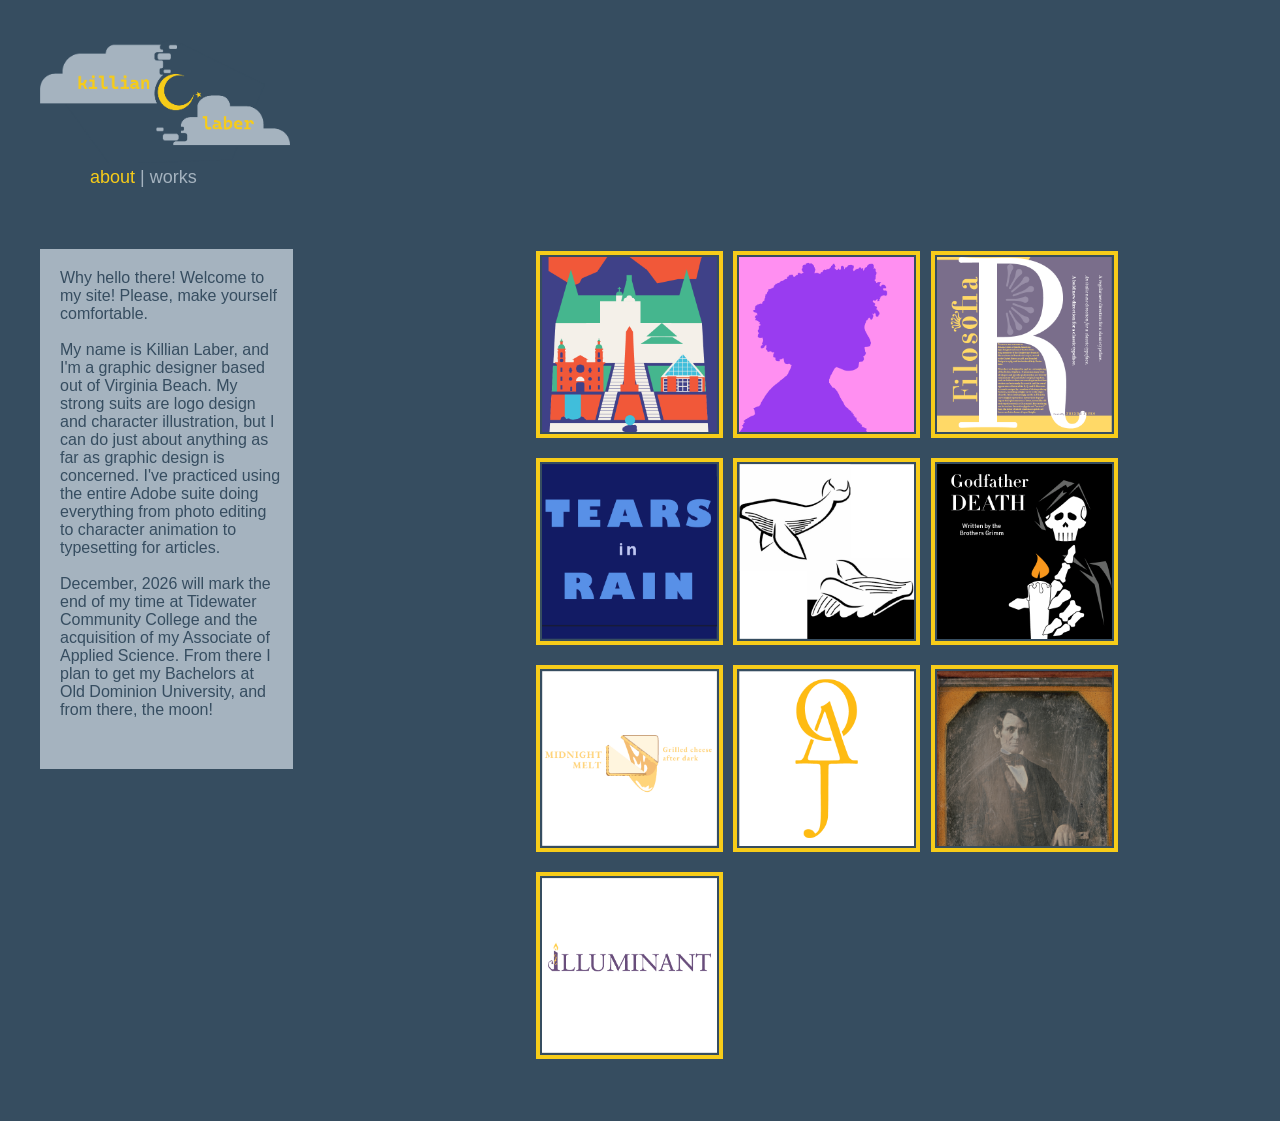
<file: index.html>
<!DOCTYPE html>
<html>
        <img src="assets/portfolio_logo.png" width="250px">
        <body>
            <meta charset="utf-8">
            <link href="portfolio.css" type="text/css" rel="stylesheet">
            <nav style="margin-left: 50px">
                <a href="index.html"; style="color:#f7cc19"> about </a> | 
                <a href="works.html"> works </a>
            </nav>

        <div class="intro">
            <p class="intro_text">Why hello there! Welcome to my site! Please, make yourself comfortable.<br><br> My name is Killian Laber, and I'm a graphic designer based out of Virginia Beach. My strong suits are logo design and character illustration, but I can do just about anything as far as graphic design is concerned. I've practiced using the entire Adobe suite doing everything from photo editing to character animation to typesetting for articles.<br><br>December, 2026 will mark the end of my time at Tidewater Community College and the acquisition of my Associate of Applied Science. From there I plan to get my Bachelors at Old Dominion University, and from there, the moon!</p>

            <section class="gallery">
                <a href="ashville_poster.html"><img class="gallery_item" src="assets/project_1_thumbnail.png" width="175px" height="175"></a>
                <a href="pen_silhouette.html"><img class="gallery_item" src="assets/project_2_thumbnail.png" width="175px" height="175"></a>
                <a href="type_poster.html"><img class="gallery_item" src="assets/project_3_thumbnail.png" width="175px" height="175"></a>
                <a href="kinetic_type.html"><img class="gallery_item" src="assets/project_4_thumbnail.png" width="175px" height="175"></a>
                <a href="whale_pictograms.html"><img class="gallery_item" src="assets/project_5_thumbnail.png" width="175px" height="175"></a>
                <a href="godfather_death.html"><img class="gallery_item" src="assets/project_6_thumbnail.png" width="175px" height="175"></a>
                <a href="midnight_melt_logo.html"><img class="gallery_item" src="assets/project_7_thumbnail.png" width="175px" height="175"></a>
                <a href="joan_of_arc_monogram.html"><img class="gallery_item" src="assets/project_8_thumbnail.png" width="175px" height="175"></a>
                <a href="exhibit_catelog.html"><img class="gallery_item" src="assets/project_9_thumbnail.png" width="175px" height="175"></a>
                <a href="illuminant_identity.html"><img class="gallery_item" src="assets/project_10_thumbnail.png" width="175px" height="175"></a>
            </section>
        </div>

        </body>
</html>
</file>
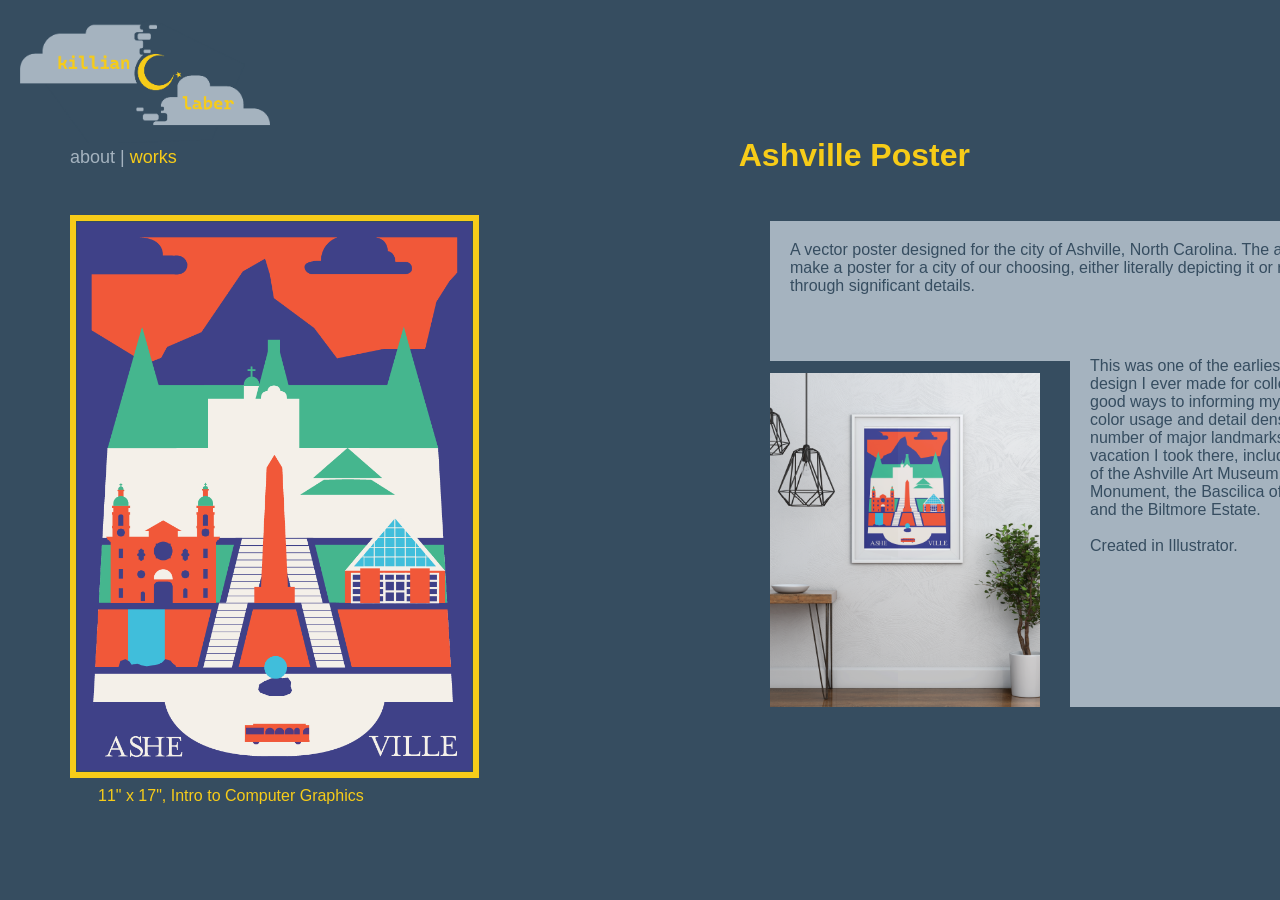
<file: ashville_poster.html>
<!DOCTYPE html>
<html>
    <img src="assets/portfolio_logo.png" width="250px">
    <body>
        <meta charset="utf-8">
        <link href="gallery_pages.css" type="text/css" rel="stylesheet">

        <div class="top">

            <nav style="margin-left: 50px">
                <a href="index.html"> about </a> | 
                <a href="works.html"; style="color:#f7cc19"> works </a>
            </nav>

            <h1 class="title">Ashville Poster</h1>
        </div>

        <img class="main_image" src="assets/Ashville_Poster_Image.png" width="395px" height="549">
        <p class="stats_1">11" x 17", Intro to Computer Graphics</p>

        <p class="overview">A vector poster designed for the city of Ashville, North Carolina. The assignment was to make a poster for a city of our choosing, either literally depicting it or representing it through significant details.</p>
        <p class="description">This was one of the earliest phieces of graphic design I ever made for college, and it went a good ways to informing my understanding of color usage and detail density. It features a number of major landmarks that I saw during a vacation I took there, including the ball outside of the Ashville Art Museum, the Vance Monument, the Bascilica of Saint Lawrence, and the Biltmore Estate.
            <br><br>Created in Illustrator.</p>

        <img class="carousel_image" src="assets/ashville_mockup.png" width="270">

    </body>
</html>
</file>
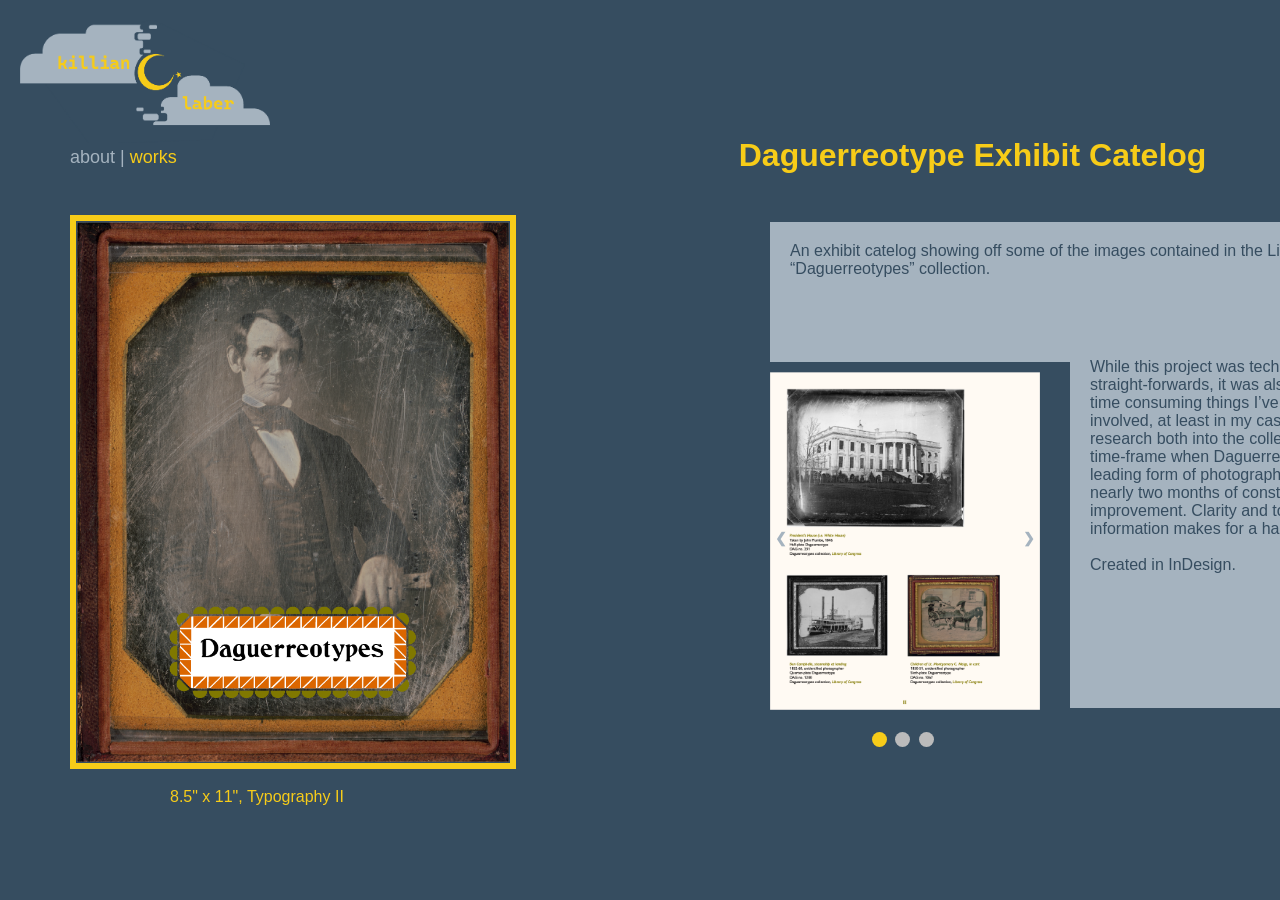
<file: exhibit_catelog.html>
<!DOCTYPE html>
<html>
    <img src="assets/portfolio_logo.png" width="250px">
    <body>
        <meta charset="utf-8">
        <link href="gallery_pages.css" type="text/css" rel="stylesheet">

        <div class="top">

            <nav style="margin-left: 50px">
                <a href="index.html"> about </a> | 
                <a href="works.html"; style="color:#f7cc19"> works </a>
            </nav>

            <h1 class="title">Daguerreotype Exhibit Catelog</h1>
        </div>


        <img class="main_image" src="assets/Exhibit_Catelog_Cover.png" height="540">
        <p class="stats_9">8.5" x 11", Typography II</p>

        <p class="overview">An exhibit catelog showing off some of the images contained in the
            Library of Congress “Daguerreotypes” collection.</p>
        <p class="description">While this project was technically pretty straight-forwards, it was also one of the most time consuming things I’ve ever completed. It involved, at least in my case, a great deal of research both into the collection itself and the time-frame when Daguerreotypes were the leading form of photography, followed by nearly two months of constant iterration and improvement. Clarity and totallity of information makes for a hard balance to strike.<br><br>Created in InDesign.</p>


        <!-- Slideshow container -->
        <div class="slideshow-container" style="margin-top: -352px">

            <!-- Full-width images with number and caption text -->
            <div class="mySlides fade">
                <img src="assets/ec_content_page.png" style="width: 270px">
            </div>

            <div class="mySlides fade">
                <img src="assets/ec_table_of_contents.png" style="width: 270px">
            </div>

            <div class="mySlides fade">
                <img src="assets/ec_postcard.png" style="width: 270px">
            </div>

            <!-- Next and previous buttons -->
            <a class="prev" onclick="plusSlides(-1)">&#10094;</a>
            <a class="next" onclick="plusSlides(1)">&#10095;</a>
        </div>
        <br>

        <!-- The dots/circles -->
        <div style="margin-left:850px">
            <span class="dot" onclick="currentSlide(1)"></span>
            <span class="dot" onclick="currentSlide(2)"></span>
            <span class="dot" onclick="currentSlide(3)"></span>
        </div>

        <script>
            let slideIndex = 1;
            showSlides(slideIndex);

            function plusSlides(n) {
                showSlides(slideIndex += n);
            }

            function currentSlide(n) {
                showSlides(slideIndex = n);
            }

            function showSlides(n) {
                let i;
                let slides = document.getElementsByClassName("mySlides");
                let dots = document.getElementsByClassName("dot");
                if (n > slides.length) {slideIndex = 1}    
                if (n < 1) {slideIndex = slides.length}
                for (i = 0; i < slides.length; i++) {
                    slides[i].style.display = "none";  
                }
                for (i = 0; i < dots.length; i++) {
                    dots[i].className = dots[i].className.replace(" active", "");
                }
                slides[slideIndex-1].style.display = "block";  
                dots[slideIndex-1].className += " active";
            }
        </script>

    </body>
</html>
</file>
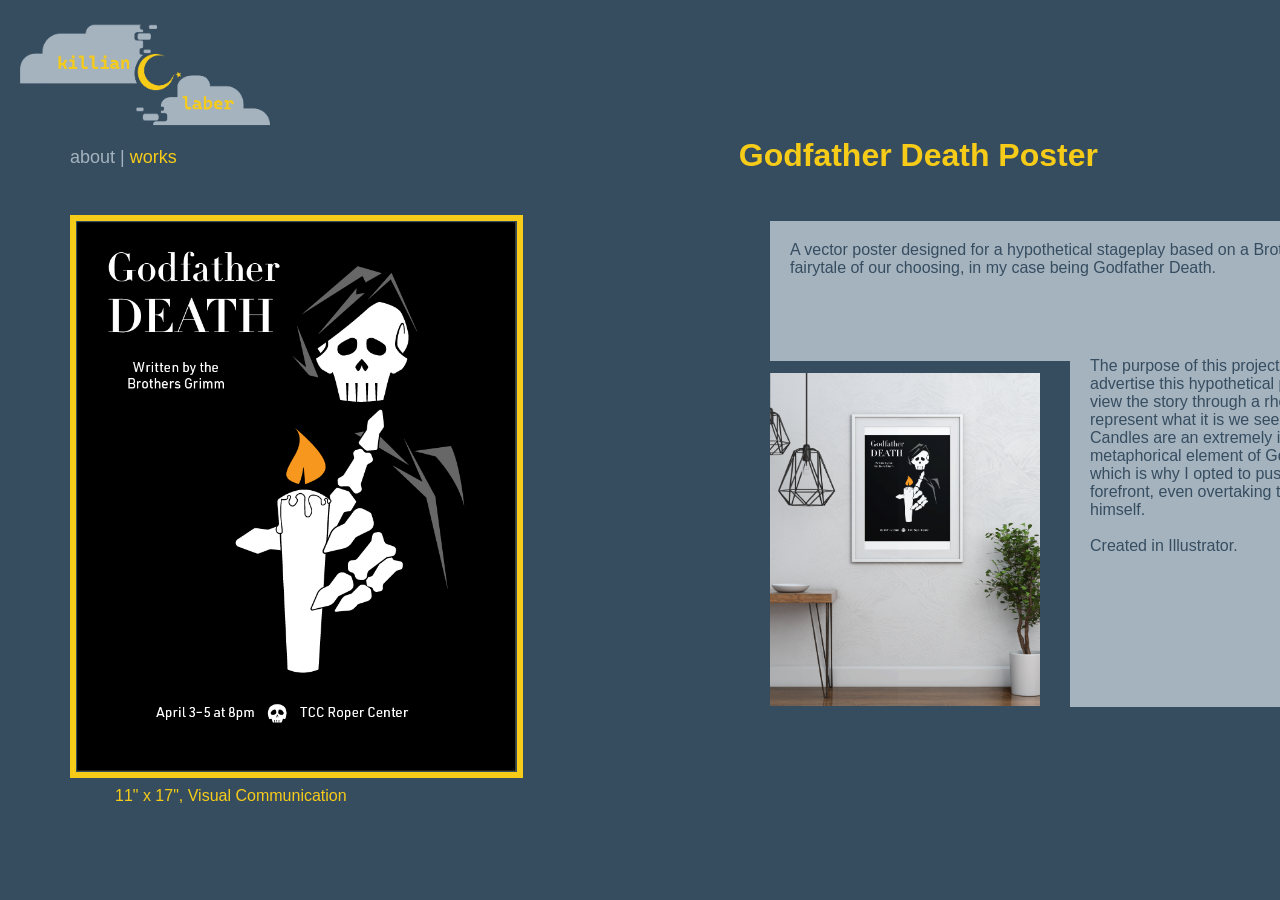
<file: godfather_death.html>
<!DOCTYPE html>
<html>
    <img src="assets/portfolio_logo.png" width="250px">
    <body>
        <meta charset="utf-8">
        <link href="gallery_pages.css" type="text/css" rel="stylesheet">

        <div class="top">

            <nav style="margin-left: 50px">
                <a href="index.html"> about </a> | 
                <a href="works.html"; style="color:#f7cc19"> works </a>
            </nav>

            <h1 class="title">Godfather Death Poster</h1>
        </div>

        <img class="main_image" src="assets/Godfather_Death_Poster.png" height="549">
        <p class="stats_6">11" x 17", Visual Communication</p>

        <p class="overview">A vector poster designed for a hypothetical stageplay based on a Brother's Grimm fairytale of our choosing, in my case being Godfather Death.</p>
        <p class="description">The purpose of this project wasn't just to advertise this hypothetical play, it was also to view the story through a rhetorical lense and represent what it is we see through that lense. Candles are an extremely important metaphorical element of Godfather Death, which is why I opted to push one to the forefront, even overtaking the titular figure himself.
            <br><br>Created in Illustrator.</p>

        <img class="carousel_image" src="assets/Godfather_Death_Mockup.png" width="270">

    </body>
</html>
</file>
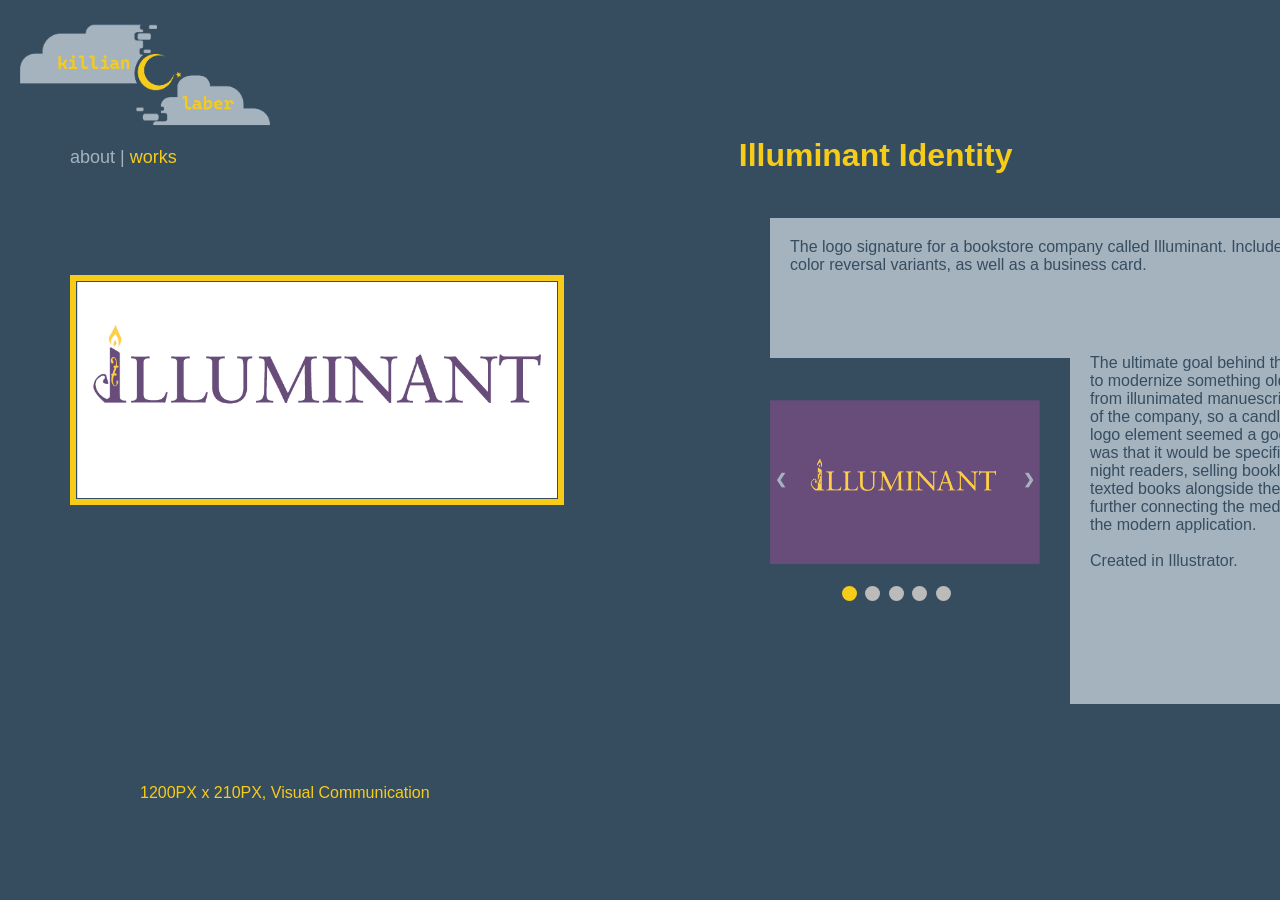
<file: illuminant_identity.html>
<!DOCTYPE html>
<html>
    <img src="assets/portfolio_logo.png" width="250px">
    <body>
        <meta charset="utf-8">
        <link href="gallery_pages.css" type="text/css" rel="stylesheet">

        <div class="top">

            <nav style="margin-left: 50px">
                <a href="index.html"> about </a> | 
                <a href="works.html"; style="color:#f7cc19"> works </a>
            </nav>

            <h1 class="title">Illuminant Identity</h1>
        </div>


        <img class="main_image" src="assets/Illuminant_Signature.png" width="480" style="margin-top: 80px">
        <p class="stats_10">1200PX x 210PX, Visual Communication</p>

        <p class="overview">The logo signature for a bookstore company called Illuminant. Includes single color and color reversal variants, as well as a business card.</p>
        <p class="description">The ultimate goal behind this logo design was to modernize something old. I took inspiration from illunimated manuescripts for the concept of the company, so a candle as the primary logo element seemed a good fit. The premise was that it would be specifically catered to night readers, selling booklights and shiny-texted books alongside the standard inventory, further connecting the medieval inspiration to the modern application.<br><br>Created in Illustrator.</p>


        <!-- Slideshow container -->
        <div class="slideshow-container">

            <!-- Full-width images with number and caption text -->
            <div class="mySlides fade">
                <img src="assets/id_slide_1.png" style="width: 100%">
            </div>

            <div class="mySlides fade">
                <img src="assets/id_slide_2.png" style="width: 100%">
            </div>

            <div class="mySlides fade">
                <img src="assets/id_slide_3.png" style="width: 100%">
            </div>

            <div class="mySlides fade">
                <img src="assets/business_card_front.png" style="width: 100%">
            </div>

            <div class="mySlides fade">
                <img src="assets/business_card_back.png" style="width: 100%">
            </div>

            <!-- Next and previous buttons -->
            <a class="prev" onclick="plusSlides(-1)">&#10094;</a>
            <a class="next" onclick="plusSlides(1)">&#10095;</a>
        </div>
        <br>

        <!-- The dots/circles -->
        <div style="margin-left:820px">
            <span class="dot" onclick="currentSlide(1)"></span>
            <span class="dot" onclick="currentSlide(2)"></span>
            <span class="dot" onclick="currentSlide(3)"></span>
            <span class="dot" onclick="currentSlide(4)"></span>
            <span class="dot" onclick="currentSlide(5)"></span>
        </div>

        <script>
            let slideIndex = 1;
            showSlides(slideIndex);

            function plusSlides(n) {
                showSlides(slideIndex += n);
            }

            function currentSlide(n) {
                showSlides(slideIndex = n);
            }

            function showSlides(n) {
                let i;
                let slides = document.getElementsByClassName("mySlides");
                let dots = document.getElementsByClassName("dot");
                if (n > slides.length) {slideIndex = 1}    
                if (n < 1) {slideIndex = slides.length}
                for (i = 0; i < slides.length; i++) {
                    slides[i].style.display = "none";  
                }
                for (i = 0; i < dots.length; i++) {
                    dots[i].className = dots[i].className.replace(" active", "");
                }
                slides[slideIndex-1].style.display = "block";  
                dots[slideIndex-1].className += " active";
            }
        </script>

    </body>
</html>
</file>
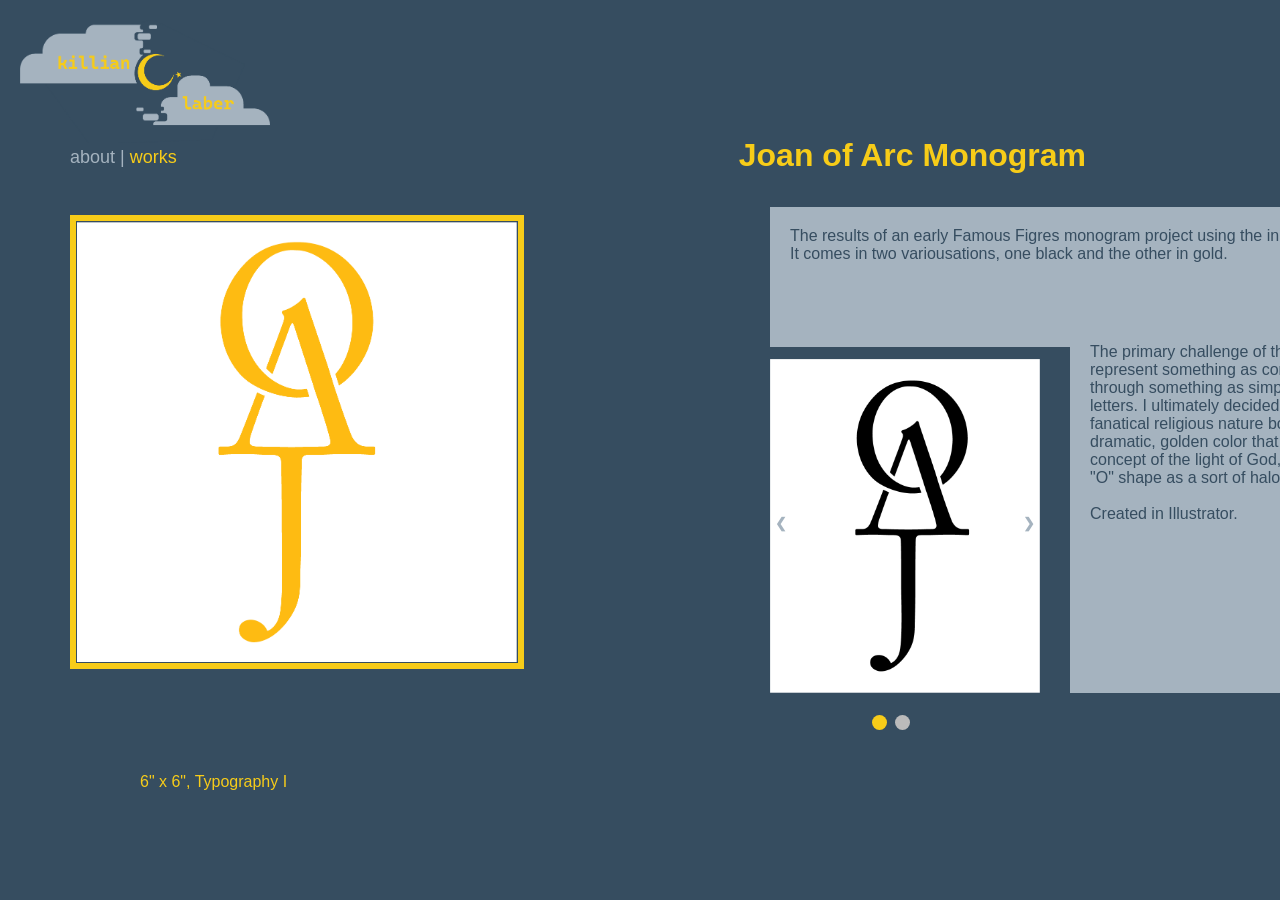
<file: joan_of_arc_monogram.html>
<!DOCTYPE html>
<html>
    <img src="assets/portfolio_logo.png" width="250px">
    <body>
        <meta charset="utf-8">
        <link href="gallery_pages.css" type="text/css" rel="stylesheet">

        <div class="top">

            <nav style="margin-left: 50px">
                <a href="index.html"> about </a> | 
                <a href="works.html"; style="color:#f7cc19"> works </a>
            </nav>

            <h1 class="title">Joan of Arc Monogram</h1>
        </div>


        <img class="main_image" src="assets/Monogram_Image.png" height="440">
        <p class="stats_8">6" x 6", Typography I</p>

        <p class="overview">The results of an early Famous Figres monogram project using the initials of Joan of Arc. It comes in two variousations, one black and the other in gold.</p>
        <p class="description">The primary challenge of this project was to represent something as comlpex as a person through something as simple as a handful of letters. I ultimately decided to represent her fanatical religious nature both through the dramatic, golden color that reflects the concept of the light of God, and the use of the "O" shape as a sort of halo in the monogram.<br><br>Created in Illustrator.</p>


        <!-- Slideshow container -->
        <div class="slideshow-container" style="margin-top: -350px">

            <!-- Full-width images with number and caption text -->
            <div class="mySlides fade">
                <img src="assets/monogram_black.png" style="width: 270px">
            </div>

            <div class="mySlides fade">
                <img src="assets/monogram_mockup.png" style="width: 270px">
            </div>

            <!-- Next and previous buttons -->
            <a class="prev" onclick="plusSlides(-1)">&#10094;</a>
            <a class="next" onclick="plusSlides(1)">&#10095;</a>
        </div>
        <br>

        <!-- The dots/circles -->
        <div style="margin-left:850px">
            <span class="dot" onclick="currentSlide(1)"></span>
            <span class="dot" onclick="currentSlide(2)"></span>
        </div>

        <script>
            let slideIndex = 1;
            showSlides(slideIndex);

            function plusSlides(n) {
                showSlides(slideIndex += n);
            }

            function currentSlide(n) {
                showSlides(slideIndex = n);
            }

            function showSlides(n) {
                let i;
                let slides = document.getElementsByClassName("mySlides");
                let dots = document.getElementsByClassName("dot");
                if (n > slides.length) {slideIndex = 1}    
                if (n < 1) {slideIndex = slides.length}
                for (i = 0; i < slides.length; i++) {
                    slides[i].style.display = "none";  
                }
                for (i = 0; i < dots.length; i++) {
                    dots[i].className = dots[i].className.replace(" active", "");
                }
                slides[slideIndex-1].style.display = "block";  
                dots[slideIndex-1].className += " active";
            }
        </script>

    </body>
</html>
</file>
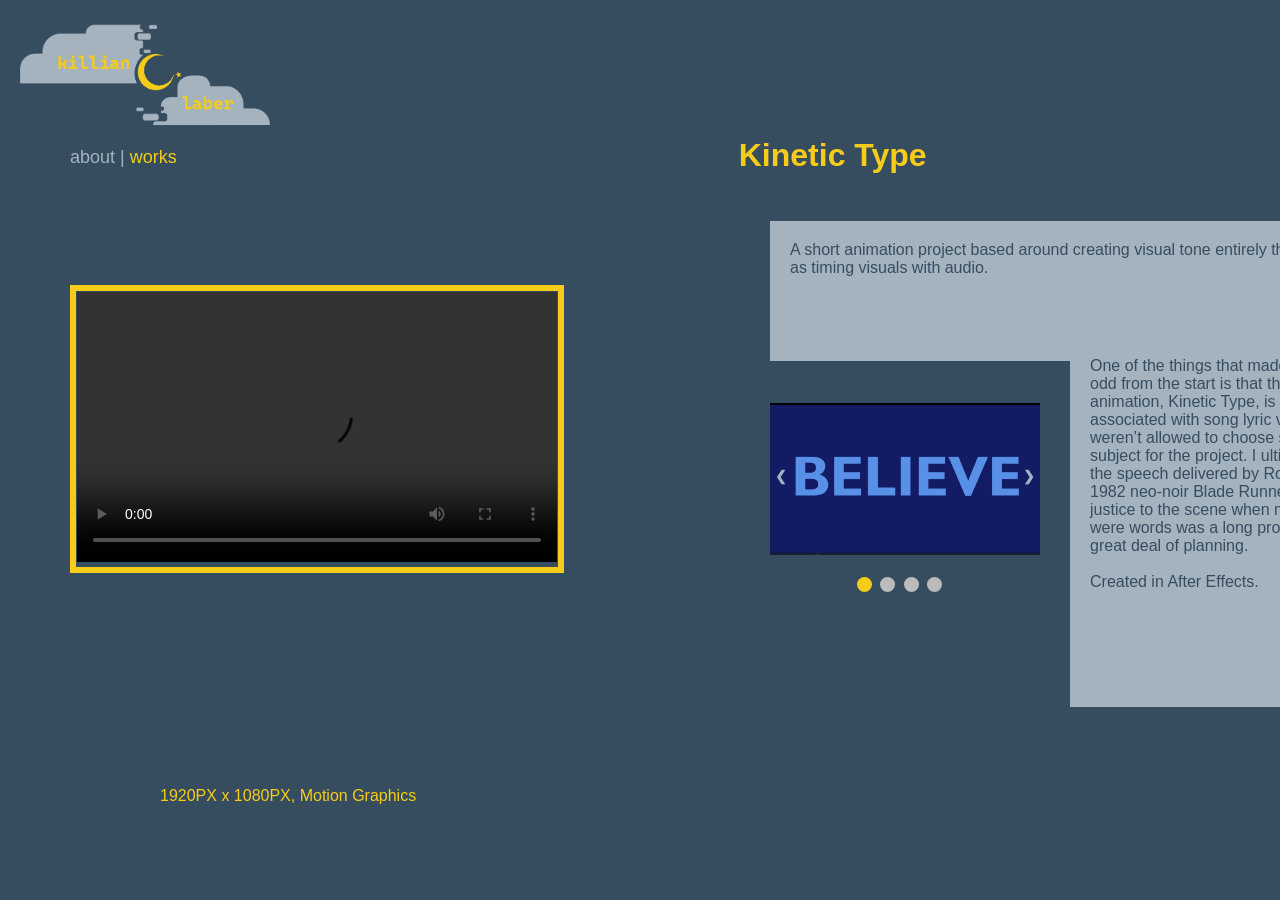
<file: kinetic_type.html>
<!DOCTYPE html>
<html>
    <img src="assets/portfolio_logo.png" width="250px">
    <body>
        <meta charset="utf-8">
        <link href="gallery_pages.css" type="text/css" rel="stylesheet">

        <div class="top">

            <nav style="margin-left: 50px">
                <a href="index.html"> about </a> | 
                <a href="works.html"; style="color:#f7cc19"> works </a>
            </nav>

            <h1 class="title">Kinetic Type</h1>
        </div>


        <div  class="main_video"> <video width="480px" height="270" controls>
            <source src="assets/Kinetic_Type.mp4" type="video/mp4">
            </video></div>
        <p class="stats_4">1920PX x 1080PX, Motion Graphics</p>

        <p class="overview">A short animation project based around creating visual tone entirely through text, as well as timing visuals with audio.</p>
        <p class="description">One of the things that made this project a little odd from the start is that this style of animation, Kinetic Type, is most commonly associated with song lyric videos, but we weren’t allowed to choose songs as our subject for the project. I ultimately settled on the speech delivered by Roy at the end of the 1982 neo-noir Blade Runner. Trying to do justice to the scene when my only visuals were words was a long process that took a great deal of planning.<br><br>Created in After Effects.</p>


        <!-- Slideshow container -->
        <div class="slideshow-container">

            <!-- Full-width images with number and caption text -->
            <div class="mySlides fade">
                <img src="assets/PR4_Slide1.png" style="width:100%">
            </div>

            <div class="mySlides fade">
                <img src="assets/PR4_Slide2.png" style="width:100%">
            </div>

            <div class="mySlides fade">
                <img src="assets/PR4_Slide3.png" style="width:100%">
            </div>

            <div class="mySlides fade">
                <img src="assets/PR4_Slide4.png" style="width:100%">
            </div>

            <!-- Next and previous buttons -->
            <a class="prev" onclick="plusSlides(-1)">&#10094;</a>
            <a class="next" onclick="plusSlides(1)">&#10095;</a>
        </div>
        <br>

        <!-- The dots/circles -->
        <div style="margin-left:835px">
            <span class="dot" onclick="currentSlide(1)"></span>
            <span class="dot" onclick="currentSlide(2)"></span>
            <span class="dot" onclick="currentSlide(3)"></span>
            <span class="dot" onclick="currentSlide(4)"></span>
        </div>

        <script>
            let slideIndex = 1;
            showSlides(slideIndex);

            function plusSlides(n) {
                showSlides(slideIndex += n);
            }

            function currentSlide(n) {
                showSlides(slideIndex = n);
            }

            function showSlides(n) {
                let i;
                let slides = document.getElementsByClassName("mySlides");
                let dots = document.getElementsByClassName("dot");
                if (n > slides.length) {slideIndex = 1}    
                if (n < 1) {slideIndex = slides.length}
                for (i = 0; i < slides.length; i++) {
                    slides[i].style.display = "none";  
                }
                for (i = 0; i < dots.length; i++) {
                    dots[i].className = dots[i].className.replace(" active", "");
                }
                slides[slideIndex-1].style.display = "block";  
                dots[slideIndex-1].className += " active";
            }
        </script>

    </body>
</html>
</file>
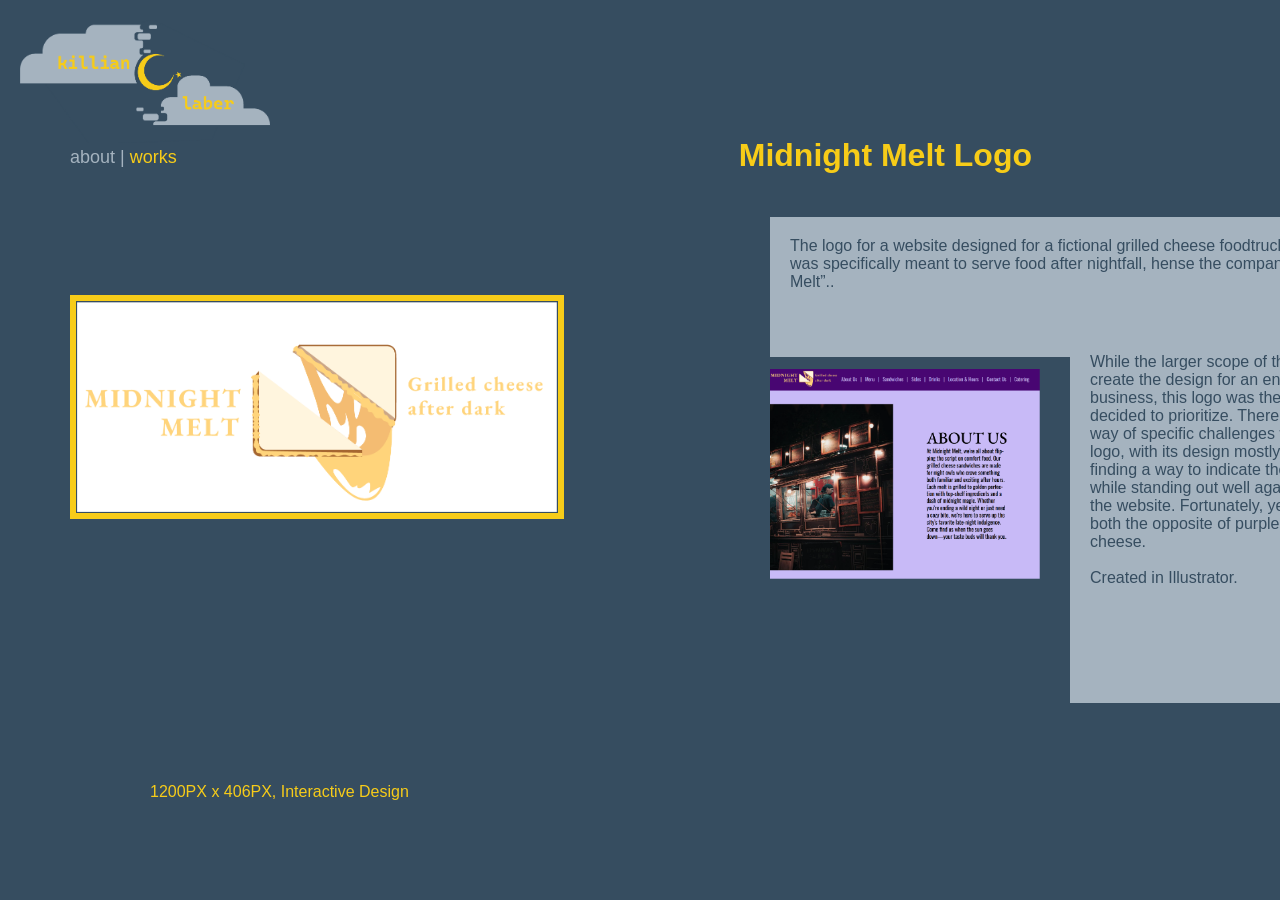
<file: midnight_melt_logo.html>
<!DOCTYPE html>
<html>
    <img src="assets/portfolio_logo.png" width="250px">
    <body>
        <meta charset="utf-8">
        <link href="gallery_pages.css" type="text/css" rel="stylesheet">

        <div class="top">

            <nav style="margin-left: 50px">
                <a href="index.html"> about </a> | 
                <a href="works.html"; style="color:#f7cc19"> works </a>
            </nav>

            <h1 class="title">Midnight Melt Logo</h1>
        </div>

        <img class="main_image" src="assets/Midnight_Melt_Logo_Image.png" width="480" style="margin-top:100px">
        <p class="stats_7">1200PX x 406PX, Interactive Design</p>

        <p class="overview">The logo for a website designed for a fictional grilled cheese foodtruck. This food truck was specifically meant to serve food after nightfall, hense the company title “Midnight Melt”..</p>
        <p class="description">While the larger scope of this project was to create the design for an entire website for this business, this logo was the primary takeaway I decided to prioritize. There wasn’t much in the way of specific challenges when creating this logo, with its design mostly coming down to finding a way to indicate the company goal while standing out well against the colors of the website. Fortunately, yellow happens to be both the opposite of purple and the color of cheese.
            <br><br>Created in Illustrator.</p>

        <img class="carousel_image" src="assets/Midnight_Melt_Webpage.png" width="270">

    </body>
</html>
</file>
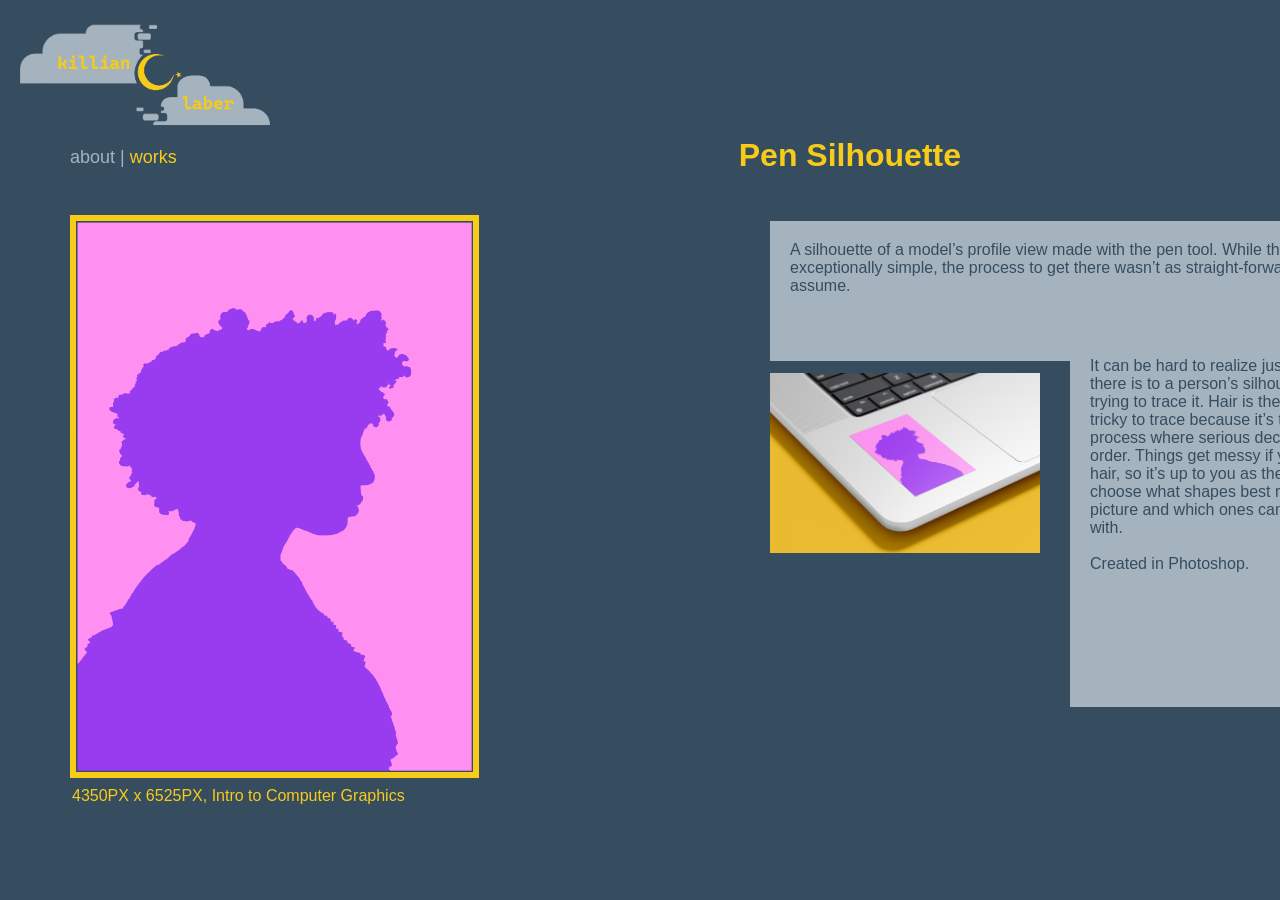
<file: pen_silhouette.html>
<!DOCTYPE html>
<html>
    <img src="assets/portfolio_logo.png" width="250px">
    <body>
        <meta charset="utf-8">
        <link href="gallery_pages.css" type="text/css" rel="stylesheet">

        <div class="top">

            <nav style="margin-left: 50px">
                <a href="index.html"> about </a> | 
                <a href="works.html"; style="color:#f7cc19"> works </a>
            </nav>

            <h1 class="title">Pen Silhouette</h1>
        </div>

        <img class="main_image" src="assets/Pen_Silhouette.png" width="395px" height="549">
        <p class="stats_2">4350PX x 6525PX, Intro to Computer Graphics</p>

        <p class="overview">A silhouette of a model’s profile view made with the pen tool. While the result is exceptionally simple, the process to get there wasn’t as straight-forwards as one might assume. </p>
        <p class="description">It can be hard to realize just how much detail there is to a person’s silhouette until you’re trying to trace it. Hair is the big thing: it’s pretty tricky to trace because it’s the first time in the process where serious decision making is in order. Things get messy if you try to go hair by hair, so it’s up to you as the designer to choose what shapes best represent the full picture and which ones can be done away with.<br><br>Created in Photoshop.</p>

        <img class="carousel_image" src="assets/Pen_Silhouette_Mockup.png" width="270">

    </body>
</html>
</file>
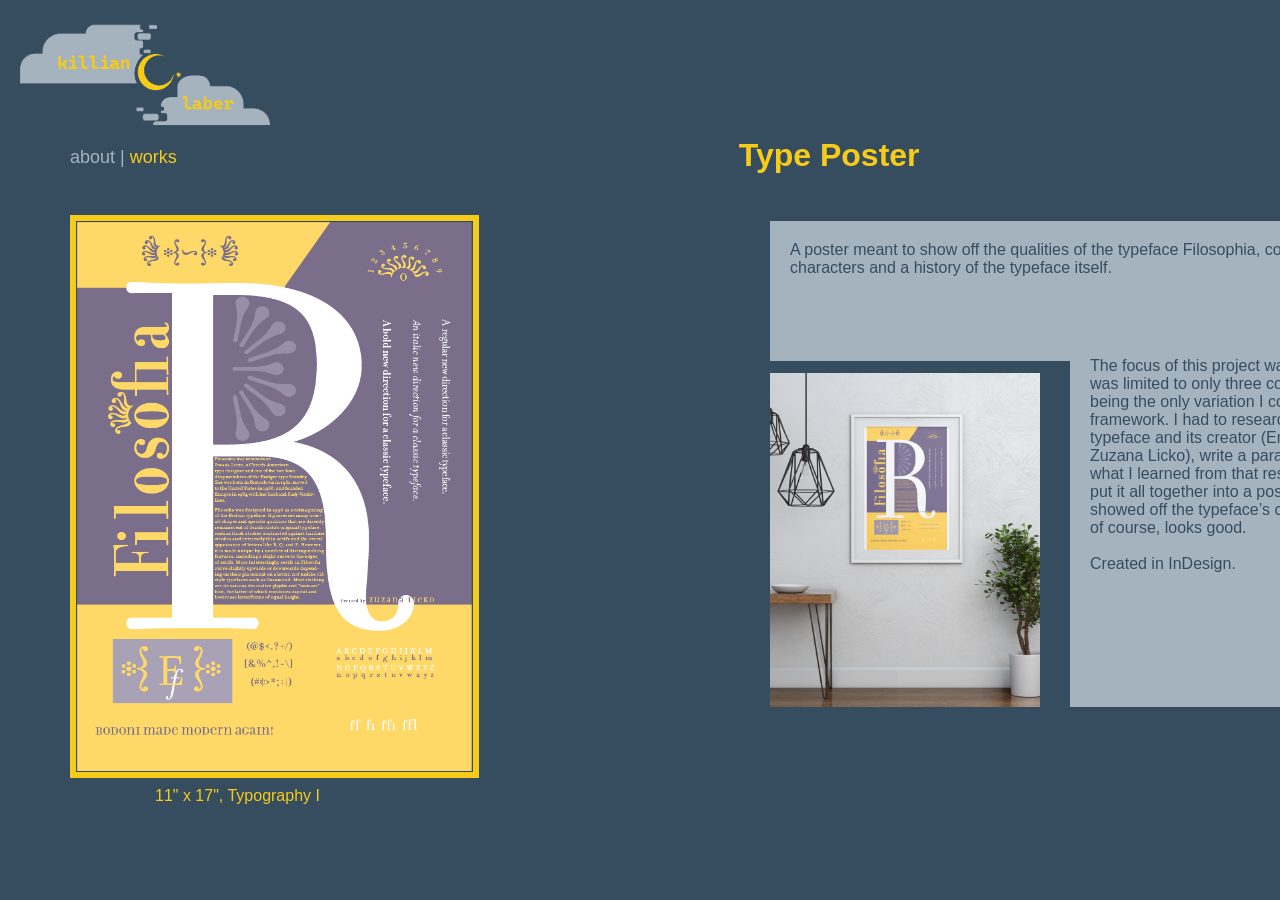
<file: type_poster.html>
<!DOCTYPE html>
<html>
    <img src="assets/portfolio_logo.png" width="250px">
    <body>
        <meta charset="utf-8">
        <link href="gallery_pages.css" type="text/css" rel="stylesheet">

        <div class="top">

            <nav style="margin-left: 50px">
                <a href="index.html"> about </a> | 
                <a href="works.html"; style="color:#f7cc19"> works </a>
            </nav>

            <h1 class="title">Type Poster</h1>
        </div>

        <img class="main_image" src="assets/Type_Poster.png" width="395px" height="549">
        <p class="stats_3">11" x 17", Typography I</p>

        <p class="overview">A poster meant to show off the qualities of the typeface Filosophia, containing various characters and a history of the typeface itself.</p>
        <p class="description">The focus of this project was composition. I was limited to only three colors, with tints being the only variation I could apply in that framework. I had to research both the typeface and its creator (Emigre founder Zuzana Licko), write a paragraph detailing what I learned from that research, and then put it all together into a poster that both showed off the typeface’s characteristics and, of course, looks good.<br><br>Created in InDesign.</p>

        <img class="carousel_image" src="assets/Type_Poster_Mockup.png" width="270">

    </body>
</html>
</file>
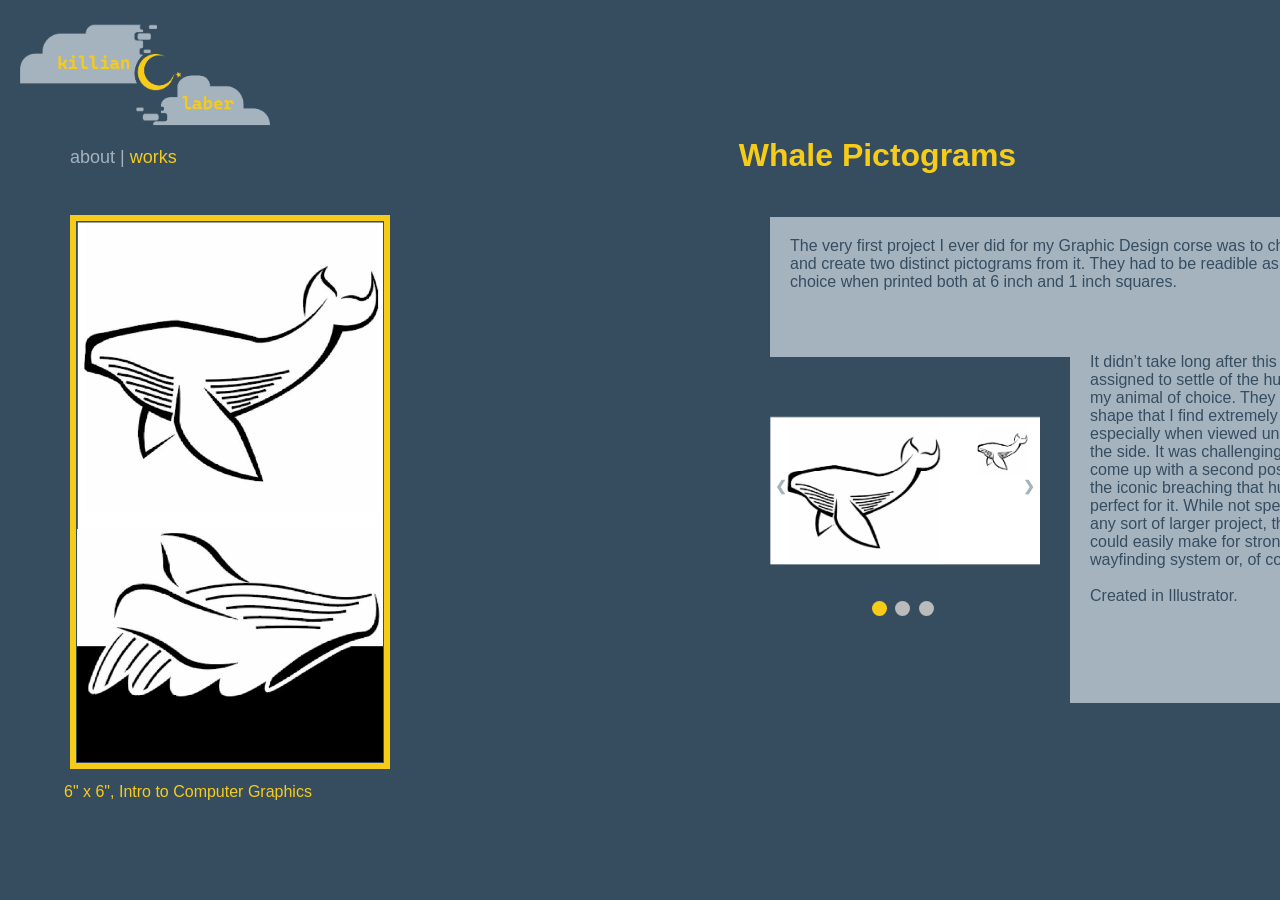
<file: whale_pictograms.html>
<!DOCTYPE html>
<html>
    <img src="assets/portfolio_logo.png" width="250px">
    <body>
        <meta charset="utf-8">
        <link href="gallery_pages.css" type="text/css" rel="stylesheet">

        <div class="top">

            <nav style="margin-left: 50px">
                <a href="index.html"> about </a> | 
                <a href="works.html"; style="color:#f7cc19"> works </a>
            </nav>

            <h1 class="title">Whale Pictograms</h1>
        </div>


        <img class="main_image" src="assets/Whales_Image.png" height="540">
        <p class="stats_5">6" x 6", Intro to Computer Graphics</p>

        <p class="overview">The very first project I ever did for my Graphic Design corse was to choose an animal and create two distinct pictograms from it. They had to be readible as the animal of choice when printed both at 6 inch and 1 inch squares.</p>
        <p class="description">It didn’t take long after this project was assigned to settle of the humpback whale as my animal of choice. They simply have a shape that I find extremely interesting, especially when viewed underwater and from the side. It was challenging, therefore, to come up with a second pose to work with, but the iconic breaching that humpbacks do was perfect for it. While not specifically created for any sort of larger project, these pictograms could easily make for strong icons in a wayfinding system or, of course, a logo.<br><br>Created in Illustrator.</p>


        <!-- Slideshow container -->
        <div class="slideshow-container">

            <!-- Full-width images with number and caption text -->
            <div class="mySlides fade">
                <img src="assets/Whale_SBS1.png" style="width:100%">
            </div>

            <div class="mySlides fade">
                <img src="assets/Whale_SBS2.png" style="width:100%">
            </div>

            <div class="mySlides fade">
                <img src="assets/Whale_Mockup.png" style="width:100%">
            </div>

            <!-- Next and previous buttons -->
            <a class="prev" onclick="plusSlides(-1)">&#10094;</a>
            <a class="next" onclick="plusSlides(1)">&#10095;</a>
        </div>
        <br>

        <!-- The dots/circles -->
        <div style="margin-left:850px">
            <span class="dot" onclick="currentSlide(1)"></span>
            <span class="dot" onclick="currentSlide(2)"></span>
            <span class="dot" onclick="currentSlide(3)"></span>
        </div>

        <script>
            let slideIndex = 1;
            showSlides(slideIndex);

            function plusSlides(n) {
                showSlides(slideIndex += n);
            }

            function currentSlide(n) {
                showSlides(slideIndex = n);
            }

            function showSlides(n) {
                let i;
                let slides = document.getElementsByClassName("mySlides");
                let dots = document.getElementsByClassName("dot");
                if (n > slides.length) {slideIndex = 1}    
                if (n < 1) {slideIndex = slides.length}
                for (i = 0; i < slides.length; i++) {
                    slides[i].style.display = "none";  
                }
                for (i = 0; i < dots.length; i++) {
                    dots[i].className = dots[i].className.replace(" active", "");
                }
                slides[slideIndex-1].style.display = "block";  
                dots[slideIndex-1].className += " active";
            }
        </script>

    </body>
</html>
</file>
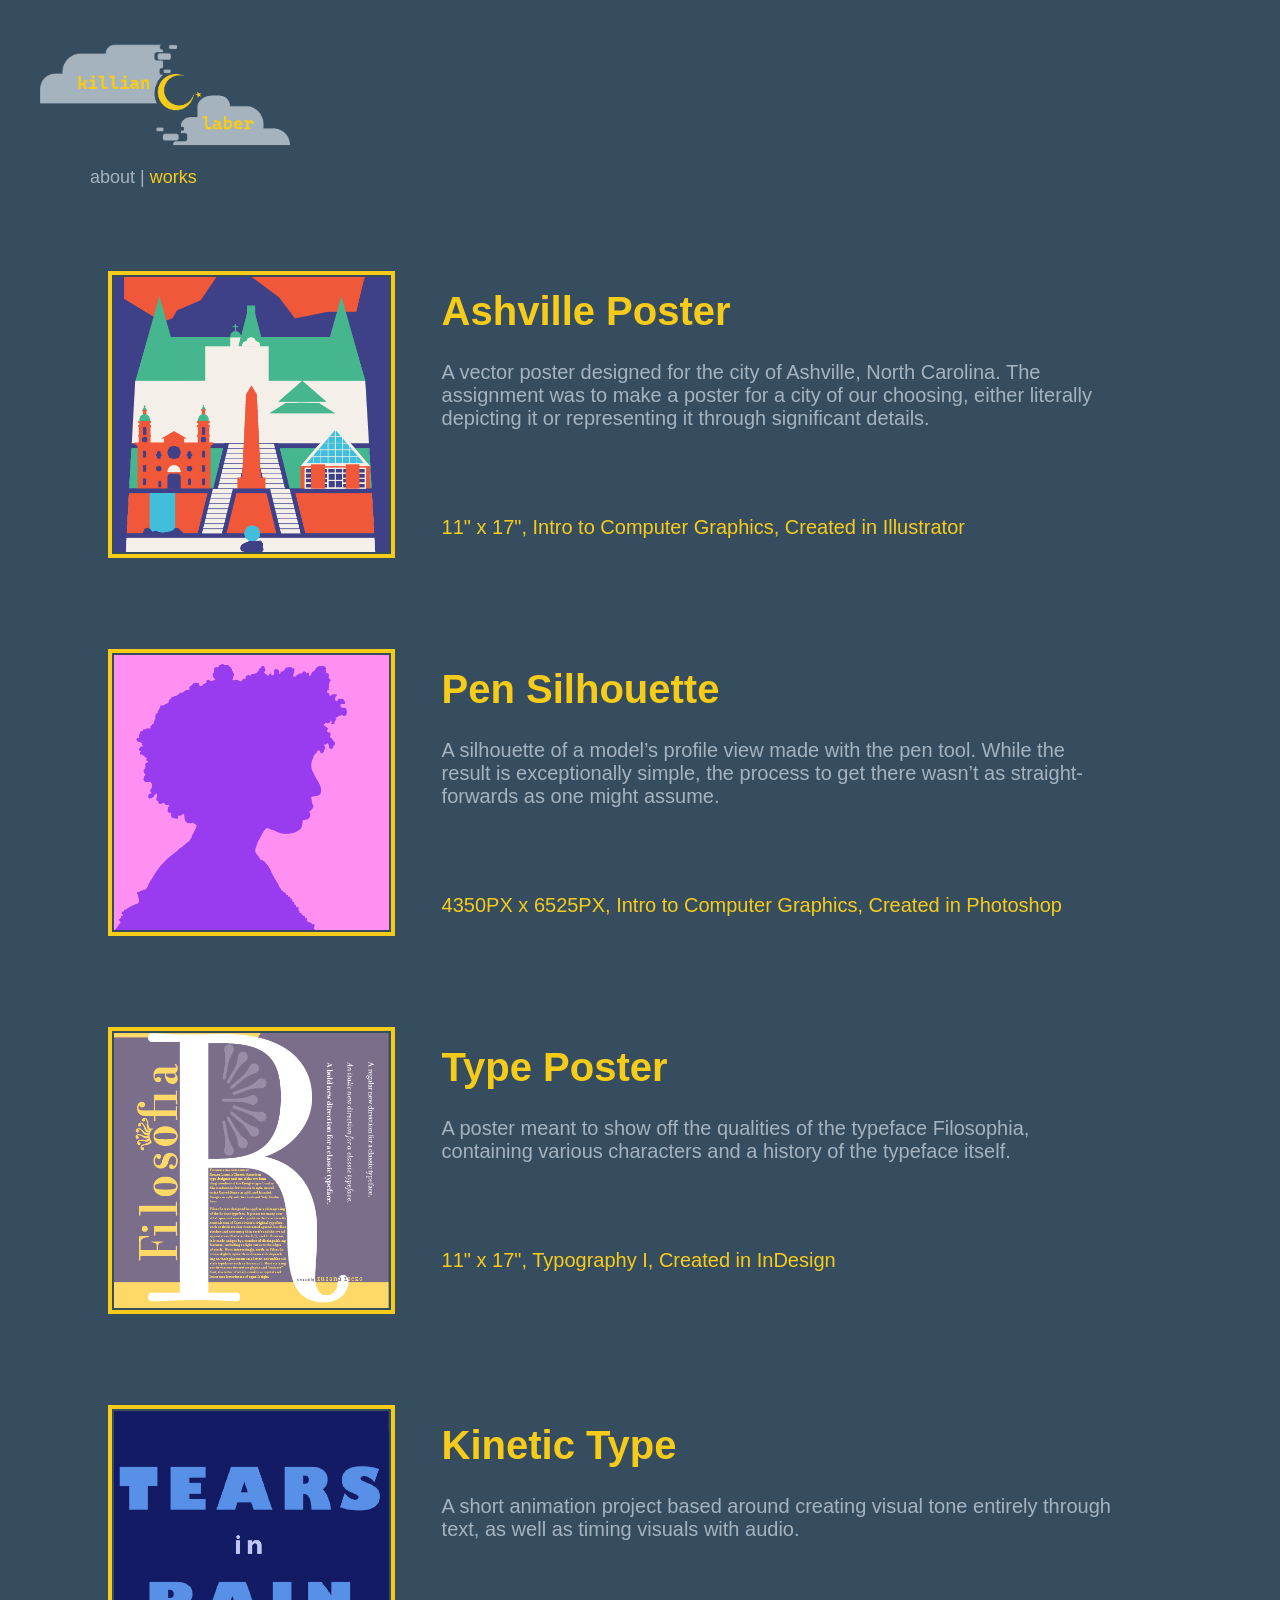
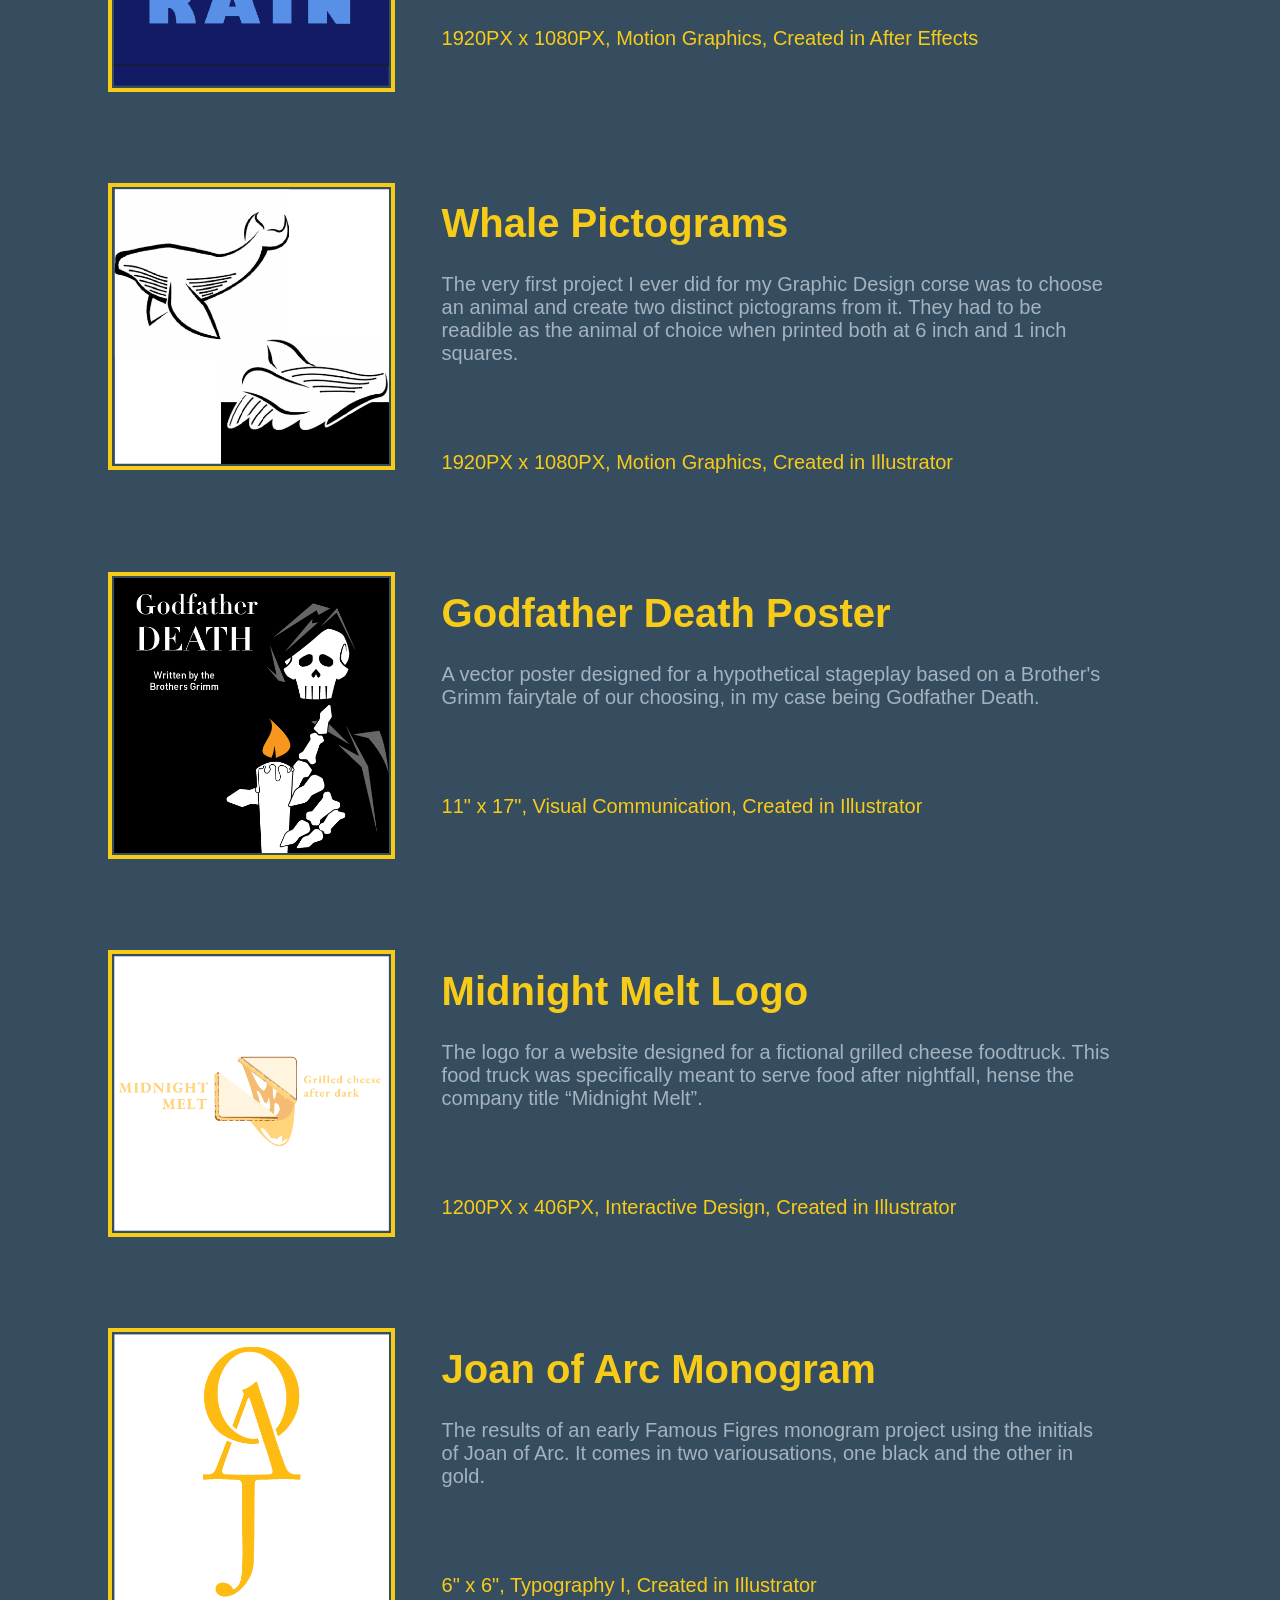
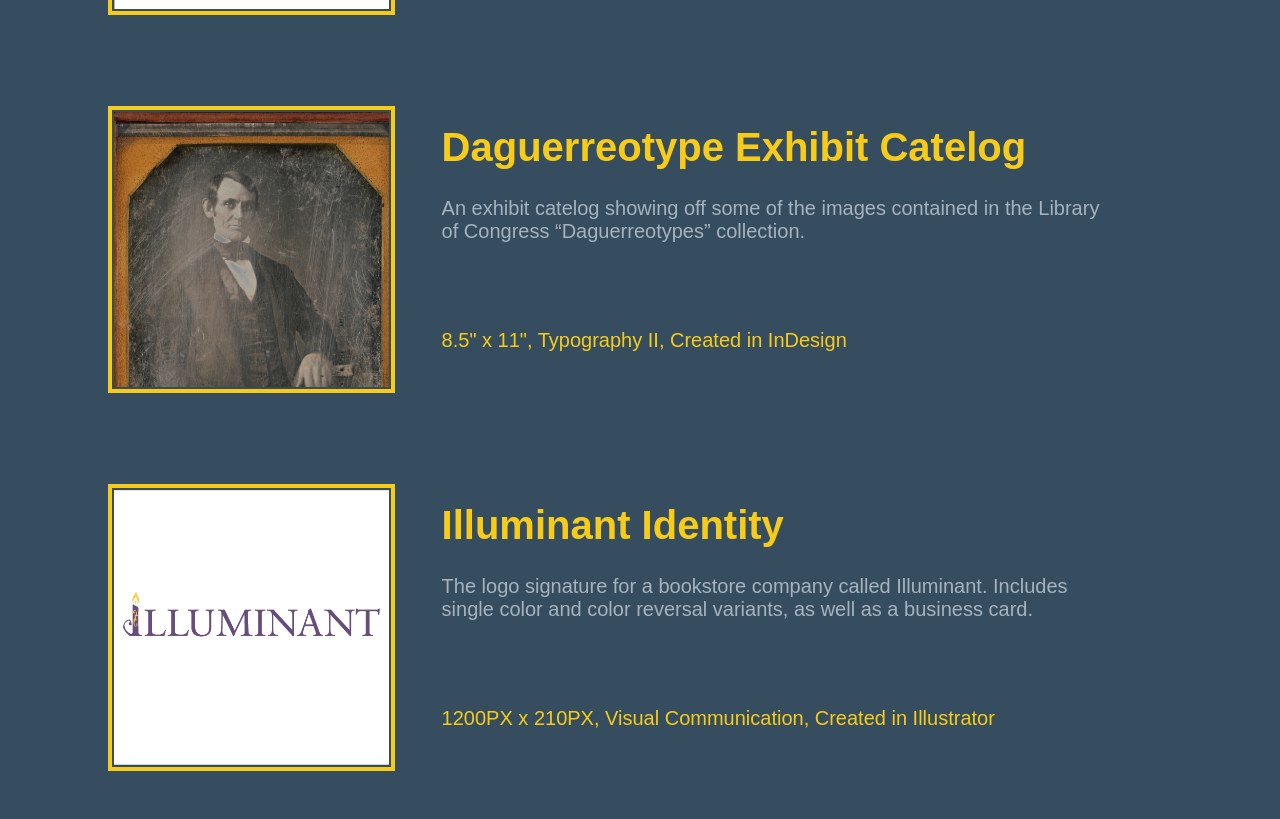
<file: works.html>
<!DOCTYPE html>
<html>
        <img src="assets/portfolio_logo.png" width="250px">
        <body>
            <meta charset="utf-8">
            <link href="portfolio.css" type="text/css" rel="stylesheet">
            <nav style="margin-left: 50px">
                <a href="index.html"> about </a> | 
                <a href="works.html"; style="color:#f7cc19"> works </a>
            </nav>

        <div class="works_item">
            <div> 
                <a href="ashville_poster.html"><img class="gallery_item" src="assets/project_1_thumbnail.png" width="275px" height="275"></a></div>
            <div>
                <a href="ashville_poster.html"><h1 class="title" style="color:#f7cc19">Ashville Poster</h1></a>
                <p style="color:#a5b3bf">A vector poster designed for the city of Ashville, North Carolina. The assignment was to make a poster for a city of our choosing, either literally depicting it or representing it through significant details.</p><br><br><p style="color:#f7cc19">11" x 17", Intro to Computer Graphics, Created in Illustrator</p>
            </div>
        </div> 

        <div class="works_item">
            <div> 
                <a href="pen_silhouette.html"><img class="gallery_item" src="assets/project_2_thumbnail.png" width="275px" height="275"></a></div>
            <div>
                <a href="pen_silhouette.html"><h1 class="title" style="color:#f7cc19">Pen Silhouette</h1></a>
                <p style="color:#a5b3bf">A silhouette of a model’s profile view made with the pen tool. While the result is exceptionally simple, the process to get there wasn’t as straight-forwards as one might assume.</p><br><br><p style="color:#f7cc19">4350PX x 6525PX, Intro to Computer Graphics, Created in Photoshop</p>
            </div>
        </div> 

        <div class="works_item">
            <div> 
                <a href="type_poster.html"><img class="gallery_item" src="assets/project_3_thumbnail.png" width="275px" height="275"></a></div>
            <div>
                <a href="type_poster.html"><h1 class="title" style="color:#f7cc19">Type Poster</h1></a>
                <p style="color:#a5b3bf">A poster meant to show off the qualities of the typeface Filosophia, containing various characters and a history of the typeface itself.</p><br><br><p style="color:#f7cc19">11" x 17", Typography I, Created in InDesign</p>
            </div>
        </div> 

        <div class="works_item">
            <div> 
                <a href="kinetic_type.html"><img class="gallery_item" src="assets/project_4_thumbnail.png" width="275px" height="275"></a></div>
            <div>
                <a href="kinetic_type.html"><h1 class="title" style="color:#f7cc19">Kinetic Type</h1></a>
                <p style="color:#a5b3bf">A short animation project based around creating visual tone entirely through text, as well as timing visuals with audio.</p><br><br><p style="color:#f7cc19">1920PX x 1080PX, Motion Graphics, Created in After Effects</p>
            </div>
        </div> 

        <div class="works_item">
            <div> 
                <a href="whale_pictograms.html"><img class="gallery_item" src="assets/project_5_thumbnail.png" width="275px" height="275"></a></div>
            <div>
                <a href="whale_pictograms.html"><h1 class="title" style="color:#f7cc19">Whale Pictograms</h1></a>
                <p style="color:#a5b3bf">The very first project I ever did for my Graphic Design corse was to choose an animal and create two distinct pictograms from it. They had to be readible as the animal of choice when printed both at 6 inch and 1 inch squares.</p><br><br><p style="color:#f7cc19">1920PX x 1080PX, Motion Graphics, Created in Illustrator</p>
            </div>
        </div>

        <div class="works_item">
            <div> 
                <a href="godfather_death.html"><img class="gallery_item" src="assets/project_6_thumbnail.png" width="275px" height="275"></a></div>
            <div>
                <a href="godfather_death.html"><h1 class="title" style="color:#f7cc19">Godfather Death Poster</h1></a>
                <p style="color:#a5b3bf">A vector poster designed for a hypothetical stageplay based on a Brother's Grimm fairytale of our choosing, in my case being Godfather Death.</p><br><br><p style="color:#f7cc19">11" x 17", Visual Communication, Created in Illustrator</p>
            </div>
        </div>

        <div class="works_item">
            <div> 
                <a href="midnight_melt_logo.html"><img class="gallery_item" src="assets/project_7_thumbnail.png" width="275px" height="275"></a></div>
            <div>
                <a href="midnight_melt_logo.html"><h1 class="title" style="color:#f7cc19">Midnight Melt Logo</h1></a>
                <p style="color:#a5b3bf">The logo for a website designed for a fictional grilled cheese foodtruck. This food truck was specifically meant to serve food after nightfall, hense the company title “Midnight Melt”.</p><br><br><p style="color:#f7cc19">1200PX x 406PX, Interactive Design, Created in Illustrator</p>
            </div>
        </div>

        <div class="works_item">
            <div> 
                <a href="joan_of_arc_monogram.html"><img class="gallery_item" src="assets/project_8_thumbnail.png" width="275px" height="275"></a></div>
            <div>
                <a href="joan_of_arc_monogram.html"><h1 class="title" style="color:#f7cc19">Joan of Arc Monogram</h1></a>
                <p style="color:#a5b3bf">The results of an early Famous Figres monogram project using the initials of Joan of Arc. It comes in two variousations, one black and the other in gold.</p><br><br><p style="color:#f7cc19">6" x 6", Typography I, Created in Illustrator</p>
            </div>
        </div>

        <div class="works_item">
            <div> 
                <a href="exhibit_catelog.html"><img class="gallery_item" src="assets/project_9_thumbnail.png" width="275px" height="275"></a></div>
            <div>
                <a href="exhibit_catelog.html"><h1 class="title" style="color:#f7cc19">Daguerreotype Exhibit Catelog</h1></a>
                <p style="color:#a5b3bf">An exhibit catelog showing off some of the images contained in the Library of Congress “Daguerreotypes” collection.</p><br><br><p style="color:#f7cc19">8.5" x 11", Typography II, Created in InDesign</p>
            </div>
        </div>

        <div class="works_item">
            <div> 
                <a href="illuminant_identity.html"><img class="gallery_item" src="assets/project_10_thumbnail.png" width="275px" height="275"></a></div>
            <div>
                <a href="illuminant_identity.html"><h1 class="title" style="color:#f7cc19">Illuminant Identity</h1></a>
                <p style="color:#a5b3bf">The logo signature for a bookstore company called Illuminant. Includes single color and color reversal variants, as well as a business card.</p><br><br><p style="color:#f7cc19">1200PX x 210PX, Visual Communication, Created in Illustrator</p>
            </div>
        </div>
</file>
<file: portfolio.css>
<style>
@import url('https://fonts.googleapis.com/css2?family=Cascadia+Code:ital,wght@0,200..700;1,200..700&display=swap');
</style>

html {
    background-color: #364d60;
}


body {
    font-family: "Cascadia Code", sans-serif;
    font-size: auto;
    font-weight: 400;
    font-style: normal;
    background-color: #364d60;
    margin: 40px;
    margin-left: 180
}

a, a:hover, a:visited {
    text-decoration: none;
    color:inherit;
}

nav {
    font-size: 18px;
    color: #a5b3bf
}

nav a:hover {
    font-weight: 700
}

.intro {
    display: flex;
    margin-top: 45px;
}

.intro_text {
    color: #364d60;
    background-color: #a5b3bf;
    margin-right: 230px;
    width: 630px;
    height: 500px;
    padding-top: 20px;
    padding-left: 20px;
    padding-right: 10px;
}

.gallery {
    grid-template-rows:auto;
    padding: 10px 10px 10px 10px;
}

.gallery_item {
    padding: 2px 2px 2px 2px;
    border: 4px solid #f7cc19;
    margin: 8px 3px 8px 3px;
}

.works_item {
    display: grid;
    grid-template-columns: 33% 66%;
    margin: 60px 100px -20px 50px;
    padding: 15px;
    color: #a5b3bf;
    font-size: 20px;
}
</file>
<file: gallery_pages.css>
<style>
@import url('https://fonts.googleapis.com/css2?family=Cascadia+Code:ital,wght@0,200..700;1,200..700&display=swap');
</style>

html {
    background-color: #364d60;
}


body {
    font-family: "Cascadia Code", sans-serif;
    font-size: auto;
    font-weight: 400;
    font-style: normal;
    background-color: #364d60;
    margin: 20px;
    margin-left: 180;
}

a, a:hover, a:visited {
    text-decoration: none;
    color:inherit;
}

nav {
    font-size: 18px;
    color: #a5b3bf
}

nav a:hover {
    font-weight: 700
}

.intro {
    display: flex;
    margin-top: 45px;
}

.intro_text {
    color: #364d60;
    background-color: #a5b3bf;
    margin-right: 250px;
    width: 630px;
    height: 540px;
    padding-top: 20px;
    padding-left: 20px;
}

h1 {
    color: #f7cc18;
}

.top {
    display: flex;
}

.title {
    margin-left: 562px;
    margin-top: -10px;
}

.main_image {
    margin: 20px 0px 0px 50px;
    border: 6px solid #f7cc19;
    padding: 1px;
}

.main_video {
    margin: 90px 0px 0px 50px;
    border: 6px solid #f7cc19;
    padding: 1px;
    max-width: 480px;
}

.carousel_image {
    display: block;
    margin-left: 750px;
    margin-top: -350px;
}

.stats_1 {
    margin-left: 78px;
    margin-top: 5px;
    color: #f7cc19;
}

.stats_2 {
    margin-left: 52px;
    margin-top: 5px;
    color: #f7cc19;
}

.stats_3 {
    margin-left: 135px;
    margin-top: 5px;
    color: #f7cc19;
}

.stats_4 {
    margin-left: 140px;
    margin-top: 214px;
    color: #f7cc19;
}

.stats_5 {
    margin-left: 44px;
    margin-top: 10px;
    color: #f7cc19;
}

.stats_6 {
    margin-left: 95px;
    margin-top: 5px;
    color: #f7cc19;
}

.stats_7 {
    margin-left: 130px;
    margin-top: 260px;
    color: #f7cc19;
}

.stats_8 {
    margin-left: 120px;
    margin-top: 100px;
    color: #f7cc19;
}

.stats_9 {
    margin-left: 150px;
    margin-top: 15px;
    color: #f7cc19;
}

.stats_10 {
    margin-left: 120px;
    margin-top: 275px;
    color: #f7cc19;
}

.overview {
    color: #364d60;
    background-color: #a5b3bf;
    margin-left: 750px;
    margin-top: -600px;
    width: 630px;
    height: 120px;
    padding-top: 20px;
    padding-left: 20px;
    padding-right: 15px;
}

.description {
    color: #364d60;
    background-color: #a5b3bf;
    margin-left: 1050px;
    margin-top: -40px;
    width: 330px;
    height: 350px;
    padding-top: 20px;
    padding-left: 20px;
    padding-right: 15px;
}


/* Stolen Nonsense down here, hopefully I can reverse engineer this */

{box-sizing:border-box}

/* Slideshow container */
.slideshow-container {
  max-width: 270px;
  position: relative;
    margin: -320px 0px 0px 750px
}

/* Hide the images by default */
.mySlides {
  display: none;
}

/* Next & previous buttons */
.prev, .next {
  cursor: pointer;
  position: absolute;
  top: 50%;
  width: auto;
  margin-top: -18px;
  padding: 5px;
  color: #a5b3bf;
  font-weight: bold;
  font-size: 14px;
  transition: 0.6s ease;
  border-radius: 0 3px 3px 0;
  user-select: none;
}

/* Position the "next button" to the right */
.next {
  right: 0;
  border-radius: 3px 0 0 3px;
}


/* On hover, add a black background color with a little bit see-through */
.prev:hover, .next:hover {
  color: #f7cc19
}

/* The dots/bullets/indicators */
.dot {
  cursor: pointer;
  height: 15px;
  width: 15px;
  margin: 0 2px;
  background-color: #bbb;
  border-radius: 50%;
  display: inline-block;
}

.active, .dot:hover {
  background-color: #f7cc19;
}
</file>
